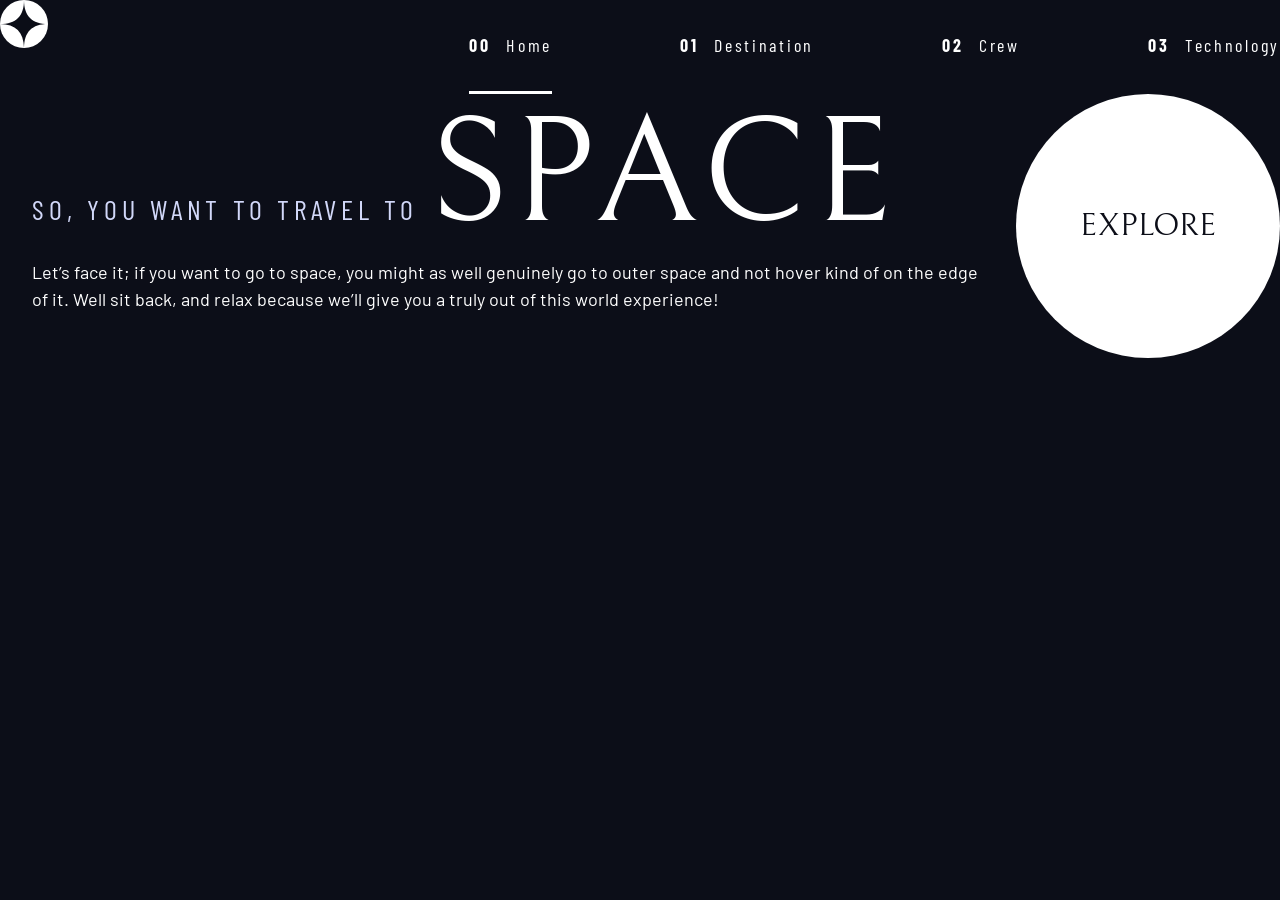
<file: index.html>
<!DOCTYPE html>
<html lang="en">
  <head>
    <meta charset="UTF-8" />
    <meta name="viewport" content="width=device-width, initial-scale=1.0" />

    <link
      rel="icon"
      type="image/png"
      sizes="32x32"
      href="./assets/favicon-32x32.png"
    />
    <link rel="stylesheet" href="index.css" />
    <!-- Google fonts -->
    <link rel="preconnect" href="https://fonts.googleapis.com" />
    <link rel="preconnect" href="https://fonts.gstatic.com" crossorigin />
    <link
      href="https://fonts.googleapis.com/css2?family=Barlow+Condensed:wght@400;700&family=Bellefair&family=Barlow:wght@400;700&display=swap"
      rel="stylesheet"
    />

    <title>Frontend Mentor | Space tourism website</title>
  </head>
  <body class="home">
    <!-- header -->
    <header class="primary-header flex">
      <!-- logo -->
      <div>
        <img
          src="./assets/shared/logo.svg"
          alt="space tourism logo"
          class="logo"
        />
      </div>
      <!-- navigation bar -->
      <nav>
        <ul class="primary-navigation flex underline-indicator">
          <li class="active">
            <a
              href="index.html"
              class="ff-sans-cond text-white letter-spacing-2"
              ><span class="text-white">00</span> Home</a
            >
          </li>
          <li>
            <a
              href="destination.html"
              class="ff-sans-cond text-white letter-spacing-2"
              ><span class="text-white">01</span> Destination</a
            >
          </li>
          <li>
            <a href="crew.html" class="ff-sans-cond text-white letter-spacing-2"
              ><span class="text-white">02</span> Crew</a
            >
          </li>
          <li>
            <a
              href="technology.html"
              class="ff-sans-cond text-white letter-spacing-2"
              ><span class="text-white">03</span> Technology</a
            >
          </li>
        </ul>
      </nav>
    </header>

    <!-- text block -->
    <div class="grid-container">
      <div>
        <h1 class="text-light fs-500 ff-sans-cond uppercase letter-spacing-1">
          So, you want to travel to
          <span class="text-white fs-900 ff-serif">Space</span>
        </h1>

        <p>
          Let’s face it; if you want to go to space, you might as well genuinely
          go to outer space and not hover kind of on the edge of it. Well sit
          back, and relax because we’ll give you a truly out of this world
          experience!
        </p>
      </div>
      <!-- explore button -->
      <div>
        <a
          href="#"
          class="large-button bg-white text-dark fs-600 ff-serif uppercase"
          style="margin: auto"
          >Explore</a
        >
      </div>
    </div>
  </body>
</html>
</file>
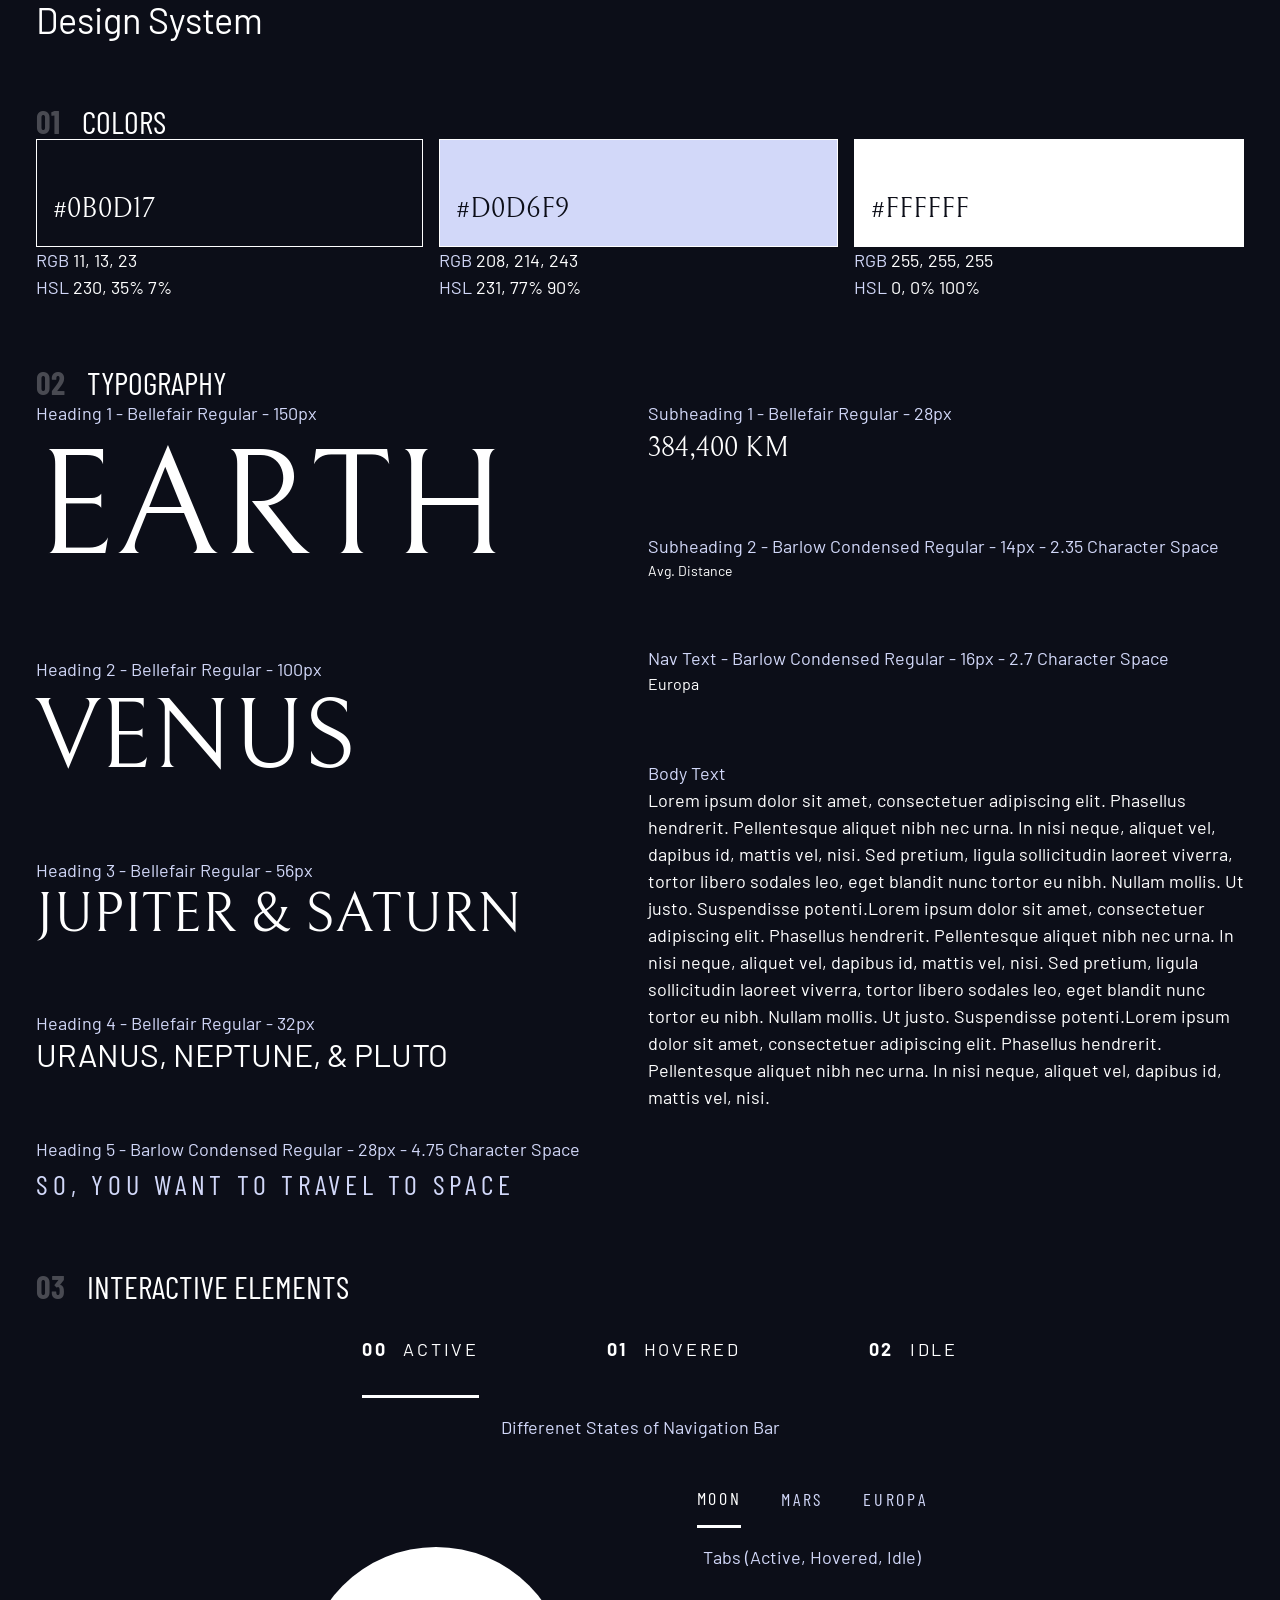
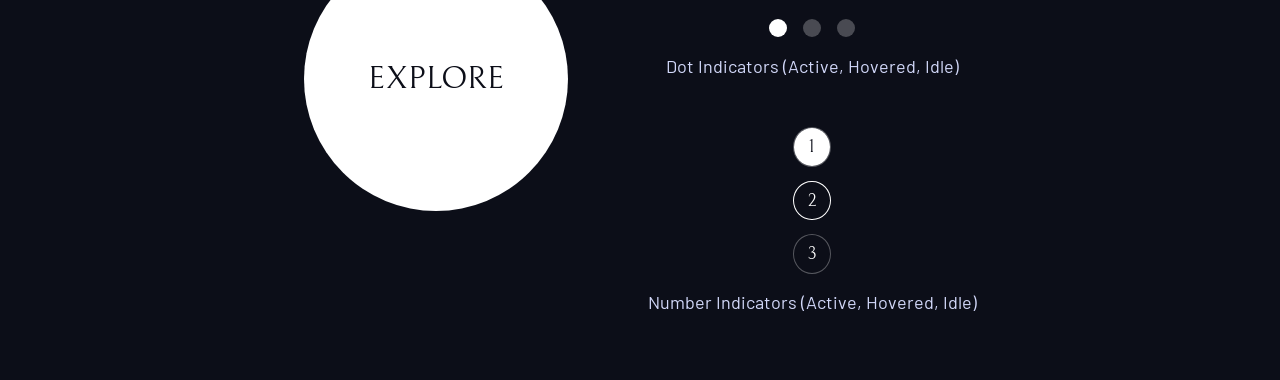
<file: design-system.html>
<!DOCTYPE html>
<html lang="en">
  <head>
    <meta charset="UTF-8" />
    <meta name="viewport" content="width=device-width, initial-scale=1.0" />

    <!-- Google fonts -->
    <link rel="preconnect" href="https://fonts.googleapis.com" />
    <link rel="preconnect" href="https://fonts.gstatic.com" crossorigin />
    <link
      href="https://fonts.googleapis.com/css2?family=Barlow+Condensed:wght@400;700&family=Bellefair&family=Barlow:wght@400;700&display=swap"
      rel="stylesheet"
    />

    <link rel="stylesheet" href="index.css" />
    <title>Design system</title>
  </head>
  <body class="bg-dark text-white">
    <div class="container">
      <h1>Design System</h1>

      <section id="colors" style="margin: 4rem 0">
        <h2 class="numbered-title">
          <span class="text-light">01</span> Colors
        </h2>
        <div class="flex">
          <div style="flex-grow: 1">
            <div
              class="bg-dark text-white ff-serif fs-500"
              style="padding: 3rem 1rem 1rem; border: 1px solid white"
            >
              #0B0D17
            </div>
            <p><span class="text-light">RGB</span> 11, 13, 23</p>
            <p><span class="text-light">HSL</span> 230, 35% 7%</p>
          </div>

          <div style="flex-grow: 1">
            <div
              class="bg-light text-dark ff-serif fs-500"
              style="padding: 3rem 1rem 1rem; border: 1px solid white"
            >
              #D0D6F9
            </div>
            <p><span class="text-light">RGB</span> 208, 214, 243</p>
            <p><span class="text-light">HSL</span> 231, 77% 90%</p>
          </div>

          <div style="flex-grow: 1">
            <div
              class="bg-white text-dark ff-serif fs-500"
              style="padding: 3rem 1rem 1rem; border: 1px solid white"
            >
              #FFFFFF
            </div>
            <p><span class="text-light">RGB</span> 255, 255, 255</p>
            <p><span class="text-light">HSL</span> 0, 0% 100%</p>
          </div>
        </div>
      </section>

      <section id="typography" style="margin: 4rem 0">
        <h2 class="numbered-title">
          <span class="text-light">02</span> typography
        </h2>
        <div class="flex">
          <div class="flow" style="flex-basis: 100%; --flow-space: 4rem">
            <div>
              <p class="text-light">Heading 1 - Bellefair Regular - 150px</p>
              <p class="fs-900 ff-serif uppercase">Earth</p>
            </div>
            <div>
              <p class="text-light">Heading 2 - Bellefair Regular - 100px</p>
              <p class="fs-800 ff-serif uppercase">Venus</p>
            </div>
            <div>
              <p class="text-light">Heading 3 - Bellefair Regular - 56px</p>
              <p class="fs-700 ff-serif uppercase">Jupiter & Saturn</p>
            </div>
            <div>
              <p class="text-light">Heading 4 - Bellefair Regular - 32px</p>
              <p class="fs-600 ff-serfic uppercase">Uranus, Neptune, & Pluto</p>
            </div>
            <div>
              <p class="text-light">
                Heading 5 - Barlow Condensed Regular - 28px - 4.75 Character
                Space
              </p>
              <p
                class="text-light fs-500 ff-sans-cond uppercase letter-spacing-1"
              >
                So, you want to travel to space
              </p>
            </div>
          </div>

          <div class="flow" style="flex-basis: 100%; --flow-space: 4rem">
            <div>
              <p class="text-light">Subheading 1 - Bellefair Regular - 28px</p>
              <p class="fs-500 ff-serif uppercase">384,400 km</p>
            </div>
            <div>
              <p class="text-light">
                Subheading 2 - Barlow Condensed Regular - 14px - 2.35 Character
                Space
              </p>
              <p class="fs-200">Avg. Distance</p>
            </div>
            <div>
              <p class="text-light">
                Nav Text - Barlow Condensed Regular - 16px - 2.7 Character Space
              </p>
              <p class="fs-300">Europa</p>
            </div>
            <div>
              <p class="text-light">Body Text</p>
              <p>
                Lorem ipsum dolor sit amet, consectetuer adipiscing elit.
                Phasellus hendrerit. Pellentesque aliquet nibh nec urna. In nisi
                neque, aliquet vel, dapibus id, mattis vel, nisi. Sed pretium,
                ligula sollicitudin laoreet viverra, tortor libero sodales leo,
                eget blandit nunc tortor eu nibh. Nullam mollis. Ut justo.
                Suspendisse potenti.Lorem ipsum dolor sit amet, consectetuer
                adipiscing elit. Phasellus hendrerit. Pellentesque aliquet nibh
                nec urna. In nisi neque, aliquet vel, dapibus id, mattis vel,
                nisi. Sed pretium, ligula sollicitudin laoreet viverra, tortor
                libero sodales leo, eget blandit nunc tortor eu nibh. Nullam
                mollis. Ut justo. Suspendisse potenti.Lorem ipsum dolor sit
                amet, consectetuer adipiscing elit. Phasellus hendrerit.
                Pellentesque aliquet nibh nec urna. In nisi neque, aliquet vel,
                dapibus id, mattis vel, nisi.
              </p>
            </div>
          </div>
        </div>
      </section>

      <section id="interactive-elements" class="flow" style="margin: 4rem 0">
        <h2 class="numbered-title">
          <span class="text-light">03</span> Interactive Elements
        </h2>

      <!-- navigation bar -->
        <div class="flex" style="flex-direction: column; align-items: center;">
          <nav>
            <ul class="primary-navigation flex underline-indicator">
              <li class="active"> <a href="#" class="uppercase text-white letter-spacing-2"><span class="text-white">00</span> Active</a>
              <li class="hover"> <a href="#" class="uppercase text-white letter-spacing-2"><span class="text-white">01</span> Hovered</a>
              <li> <a href="#" class="uppercase text-white letter-spacing-2"><span class="text-white">02</span> Idle</a>
            </ul>
          </nav>
          <p class="text-light fs-400">Differenet States of Navigation Bar</p>
        </div>

        
        <div class="flex" style="justify-content: center;   align-items: center; gap: 5rem;">
        <!-- explore button -->
          <div>
             <a href="#" class="large-button bg-white text-dark fs-600 ff-serif uppercase" style="margin: auto;">Explore</a>
          </div>

          <div class="flex" style="flex-direction: column;">
            <!-- tabs -->
            <div class="flex" style="flex-direction: column; align-items: center; margin-top: 2rem;">

                <div class="tab-list flex underline-indicator">
                <button class="active text-white bg-dark uppercase ff-sans-cond letter-spacing-2">Moon</button>
                <button class="hover text-light bg-dark uppercase ff-sans-cond letter-spacing-2">Mars</button>
                <button class="text-light bg-dark uppercase ff-sans-cond letter-spacing-2">Europa</button>
                </div>
                <p class="text-light">Tabs &#40Active, Hovered, Idle&#41</p>
            </div>


            <!-- dot indicators -->
            <div class="flex" style="flex-direction: column; align-items: center; margin-top: 2rem;">
                <div class="dot-indicators flex">
                    <button class="active text-white bg-white"> </button>
                    <button class="hover text-light bg-white"> </button>
                    <button class="bg-white"> </button>
                </div>
                <p class="text-light">Dot Indicators &#40Active, Hovered, Idle&#41</p>
            </div>

            <!-- numbers -->
            <div class="flex" style="flex-direction: column;">
                <div class="flex" style="flex-direction: column; align-items: center; margin-top: 2rem;">
                    <div class="number-indicators flex" style="flex-direction: column;">
                        <button class="active text-dark bg-white">1</button>
                        <button class="hover text-white bg-dark">2</button>
                        <button class="text-white bg-dark">3</button>
                    </div>
                    <p class="text-light">Number Indicators &#40Active, Hovered, Idle&#41</p>
                </div>
            </div>
        </div>

      </section>

    </div>

  </body>

</html>
</file>
<file: index.css>
/* ------------------ */
/* Custom Properties  */
/* ------------------ */

:root {
  /* colors */
  --clr-dark: 230 35% 7%;
  --clr-light: 231 77% 90%;
  --clr-white: 0 0% 100%;

  /* font-sizes */
  --fs-900: 9.375rem;
  --fs-800: 6.25rem;
  --fs-700: 3.5rem;
  --fs-600: 2rem;
  --fs-500: 1.75rem;
  --fs-400: 1.125rem;
  --fs-300: 1rem;
  --fs-200: 0.875rem;

  /* font-families */
  --ff-serif: "Bellefair", serif;
  --ff-sans-cond: "Barlow Condensed", sans-serif;
  --ff-sans-normal: "Barlow", sans-serif;
}

/* ------------------ */
/*      RESET         */
/* ------------------ */

/*  based on Andy Bell Modern CSS Reset  */
/*  https://piccalil.li/blog/a-more-modern-css-reset/   */

/*  Box sizing */
*,
*::before,
*::after {
  box-sizing: border-box;
}

/*  Reset margins */
body,
h1,
h2,
h3,
h4,
h5,
p,
figure,
picture {
  margin: 0;
}

body,
h1,
h2,
h3,
h4,
h5,
p {
  font-weight: var(--fs-400);
}

/*  Remove list styles */
ul[role="list"],
ol[role="list"] {
  list-style: none;
}

/*  Set core body defaults */
body {
  font-family: var(--ff-sans-normal);
  font-size: var(--fs-400);
  color: hsl(var(--clr-white));
  background-color: hsl(var(--clr-dark));
  min-height: 100vh;
  line-height: 1.5;
}

/*  Set shorter line heights on headings/interactive elements */
h1,
h2,
h3,
h4,
button,
input,
label {
  line-height: 1.1;
}

/*  Make images easier to work with */
img,
picture {
  max-width: 100%;
  display: block;
}

/*  Inherit fonts for inputs and buttons */
input,
button,
textarea,
select {
  font-family: inherit;
  font-size: inherit;
}

/*  Remove animations for people who have turned them off */
@media (perfers-reduced-motion: reduce) {
  *,
  *::before,
  *::after {
    animation-duration: 0.01ms !important;
    animation-iteration-count: 1 !important;
    transition-duration: 0.01ms !important;
    scroll-behavior: auto !important;
  }
}

/* ------------------ */
/*   Utility Classes  */
/* ------------------ */

/* --general classes-- */

.flex {
  display: flex;
  gap: var(--gap, 1rem);
}

.grid {
  display: flex;
  gap: var(--gap, 1rem);
}

/* Smart re-usable vertical spacing utility */
.flow > *:where(:not(:first-child)) {
  /* Sets up so there is spacing between items, but not to top item. */
  /* sets default to 1rem, and can use "--flowspace: ___ as inline property you can set for each item */
  margin-top: var(--flow-space, 1 rem);
}

.container {
  padding-inline: 2em;
  margin-inline: auto;
  max-width: 80rem;
}

/* Need to better understand this process of grid layout... */
.grid-container {
  display: grid;
  gap: var(--container-gap, 2rem);
  grid-template-columns: minmax(2e, 1fr) repeat(2, minmax(0, 40rem)) minmax(
      2em,
      1fr
    );
}

.grid-container > *:first-child {
  grid-column: 2;
}

.grid-container > *:last-child {
  grid-column: 3;
}

/*  Adaptation for screen-reader only */
.sr-only {
  position: absolute;
  width: 1px;
  height: 1px;
  padding: 0;
  margin: -1px;
  overflow: hidden;
  clip: rect(0, 0, 0, 0);
  white-space: nowrap; /* added line */
  border: 0;
}

/*  --colors--  */

.bg-dark {
  background-color: hsl(var(--clr-dark));
}
.bg-light {
  background-color: hsl(var(--clr-light));
}
.bg-white {
  background-color: hsl(var(--clr-white));
}

.text-dark {
  color: hsl(var(--clr-dark));
}
.text-light {
  color: hsl(var(--clr-light));
}
.text-white {
  color: hsl(var(--clr-white));
}

/* --typography-- */

.ff-serif {
  font-family: var(--ff-serif);
}
.ff-sans-cond {
  font-family: var(--ff-sans-cond);
}
.ff-sans-normal {
  font-family: var(--ff-sans-normal);
}

.letter-spacing-1 {
  letter-spacing: 4.75px;
}
.letter-spacing-2 {
  letter-spacing: 2.7px;
}
.letter-spacing-3 {
  letter-spacing: 2.35px;
}

.uppercase {
  text-transform: uppercase;
}

.fs-900 {
  font-size: var(--fs-900);
}
.fs-800 {
  font-size: var(--fs-800);
}
.fs-700 {
  font-size: var(--fs-700);
}
.fs-600 {
  font-size: var(--fs-600);
}
.fs-500 {
  font-size: var(--fs-500);
}
.fs-400 {
  font-size: var(--fs-400);
}
.fs-300 {
  font-size: var(--fs-300);
}
.fs-200 {
  font-size: var(--fs-200);
}

.fs-900,
.fs-800,
.fs-700,
.fs-600 {
  line-height: 1.1;
}

.numbered-title {
  font-family: var(--ff-sans-cond);
  font-size: var(--fs-600);
  text-transform: uppercase;
  letter-spacing: 4.72;
}

.numbered-title span {
  margin-right: 0.5em;
  font-weight: 700;
  color: hsl(var(--clr-white) / 0.25);
}

/* ------------------ */
/* Componenets        */
/* ------------------ */

.large-button {
  position: relative;
  z-index: 1;
  padding: 0 2em;
  border-radius: 50%;
  display: inline-grid;
  place-items: center;
  text-decoration: none;
  aspect-ratio: 1;
}

.large-button::after {
  content: "";
  position: absolute;
  z-index: -1;
  background: hsl(var(--clr-white) / 0.15);
  width: 100%;
  height: 100%;
  border-radius: 50%;
  opacity: 0;
  transition: opacity 500ms linear, 500ms ease-in-out;
}

.large-button:hover::after,
.large-button:focus::after {
  transform: scale(1.5);
  opacity: 1;
}

.primary-navigation {
  --gap: 8rem;
  --underline-gap: 2rem;
  list-style: none;
  margin: 0;
}

.primary-navigation a {
  text-decoration: none;
}

.primary-navigation a > span {
  font-weight: 700;
  margin-inline-end: 0.5em;
}

.primary-header {
  display: flex;
  justify-content: space-between;
}

.underline-indicator > * {
  padding: var(--underline-gap, 1rem) 0;
  border: 0;
  cursor: pointer;
}

.underline-indicator > .active {
  border-bottom: 0.2rem solid hsl(var(--clr-white));
}

.underline-indicator > *:hover {
  border-bottom: 0.2rem solid hsl(var(--clr-white) / 0.25);
}

.tab-list {
  --gap: 2.5rem;
}

.dot-indicators > * {
  padding: 0.5em;
  border-radius: 50%;
  border: 0;
  background-color: hsl(var(--clr-white) / 0.25);
  cursor: pointer;
}

.dot-indicators > .active {
  background-color: hsl(var(--clr-white));
}

.dot-indicators > .hover:hover {
  background-color: hsl(var(--clr-white) / 0.5);
}

.number-indicators > * {
  padding: 0.5em 0.75em;
  border-radius: 50%;
  border: 0;
  outline: 0.075em solid hsl(var(--clr-white) / 0.3);
  cursor: pointer;
  font-family: var(--ff-serif);
}

.number-indicators > .hover {
  outline: 0.075em solid hsl(var(--clr-white));
}
</file>
